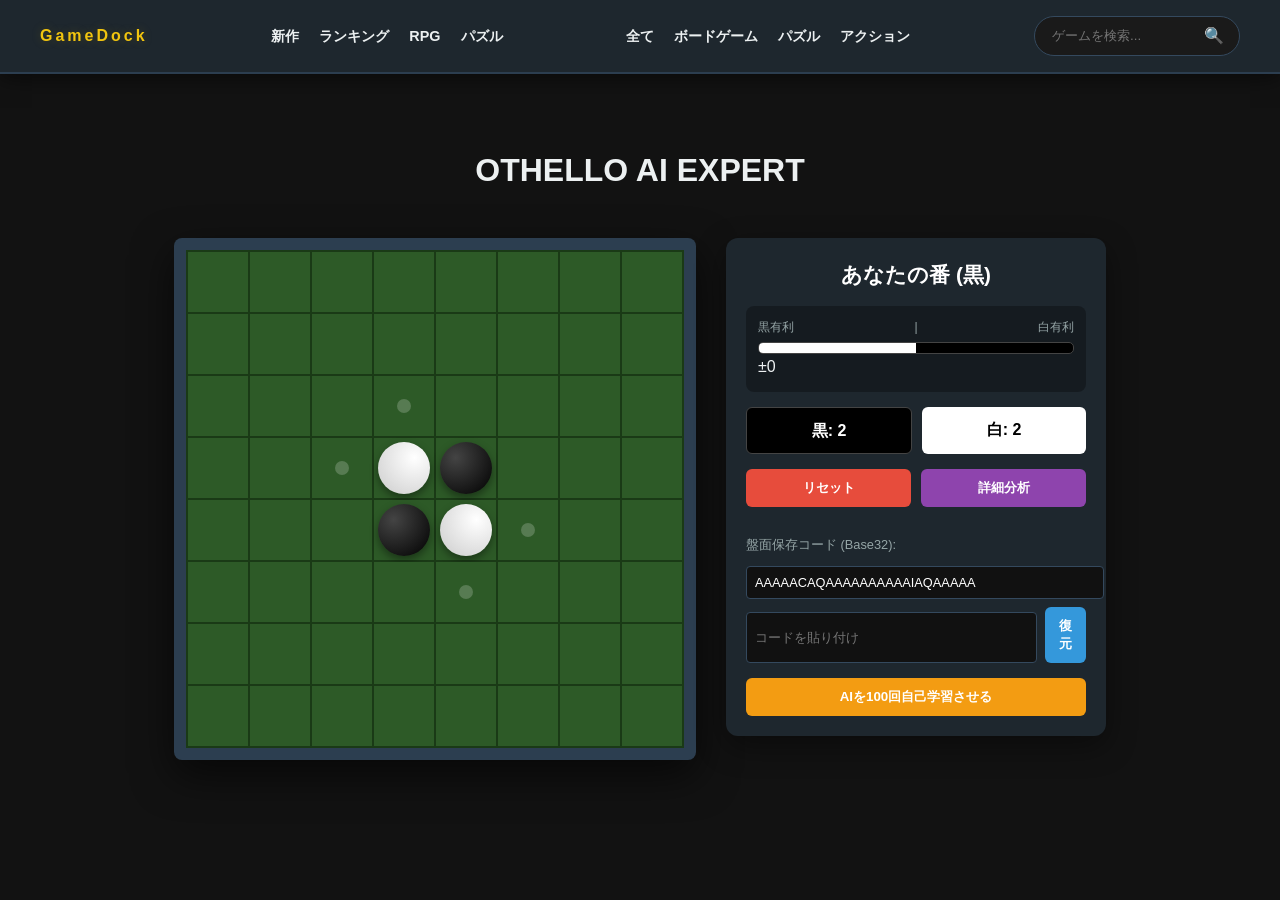
<file: Games/othello/index.html>
<!DOCTYPE html>
<html lang="ja">
<head>
    <meta charset="UTF-8">
    <meta name="viewport" content="width=device-width, initial-scale=1.0">
    <title>AI Othello - GameDock Expert</title>
    <link rel="stylesheet" href="../../assets/style.css">
    <link rel="stylesheet" href="asset/style.css">
</head>
<body>
    <header id="common-header"></header>

    <main class="container" style="margin-top: 30px;">
        <h1 class="title">OTHELLO AI EXPERT</h1>

        <div class="game-layout">
            <div id="board-container">
                <div id="board"></div>
            </div>

            <div class="side-panel">
                <div id="status-text" class="status">ゲーム準備中...</div>
                
                <div class="analysis-section">
                    <div class="label-container">
                        <span class="label-side">黒有利</span>
                        <span class="label-center">|</span>
                        <span class="label-side">白有利</span>
                    </div>
                    <div class="eval-container">
                        <div id="eval-bar"></div>
                    </div>
                    <div id="eval-text">±0</div>
                </div>

                <div class="score-board">
                    <div class="score-box black-score">黒: <span id="count-black">2</span></div>
                    <div class="score-box white-score">白: <span id="count-white">2</span></div>
                </div>
                
                <div class="main-actions">
                    <button id="reset-btn" class="btn btn-danger">リセット</button>
                    <button id="analyze-btn" class="btn btn-purple">詳細分析</button>
                </div>

                <div class="base32-section">
                    <p class="label" style="font-size: 0.8rem; margin-bottom: 5px; color: #95a5a6;">盤面保存コード (Base32):</p>
                    <input type="text" id="code-output" readonly>
                    <div class="import-group" style="display: flex; gap: 8px; margin-top: 8px;">
                        <input type="text" id="code-input" placeholder="コードを貼り付け">
                        <button id="import-btn" class="btn btn-primary">復元</button>
                    </div>
                </div>
                
                <div class="train-section">
                    <button id="train-btn" class="btn btn-orange" style="width: 100%;">AIを100回自己学習させる</button>
                    <div id="progress-container" style="display: none;"><div id="progress-bar"></div></div>
                </div>
            </div>
        </div>
    </main>

    <script>
        // オセロページ用に調整した読み込み処理
        async function loadCommonHeader() {
   　　　 const headerElement = document.getElementById('common-header');
    try {
        const response = await fetch('../../assets/header.html');
        if (response.ok) {
            let html = await response.text();
            headerElement.innerHTML = html;

            // --- 追加：ヘッダーの全リンクを「トップページへの遷移」に変える ---
            const links = headerElement.querySelectorAll('a, .logo');
            links.forEach(link => {
                link.addEventListener('click', (e) => {
                    e.preventDefault();
                    const genre = link.getAttribute('data-genre') || 'all';
                    // トップページへジャンル情報を付けて飛ばす
                    window.location.href = `../../index.html?genre=${encodeURIComponent(genre)}`;
                });
            });

            // 検索バーもトップページへ飛ばすようにする
            const searchInput = headerElement.querySelector('.search-input');
            searchInput.addEventListener('keypress', (e) => {
                if (e.key === 'Enter') {
                    window.location.href = `../../index.html?search=${encodeURIComponent(searchInput.value)}`;
                }
            });
        }
    } catch (e) { console.error(e); }
}
loadCommonHeader();
    </script>
    <script src="asset/script.js"></script>
</body>
</html>
</file>
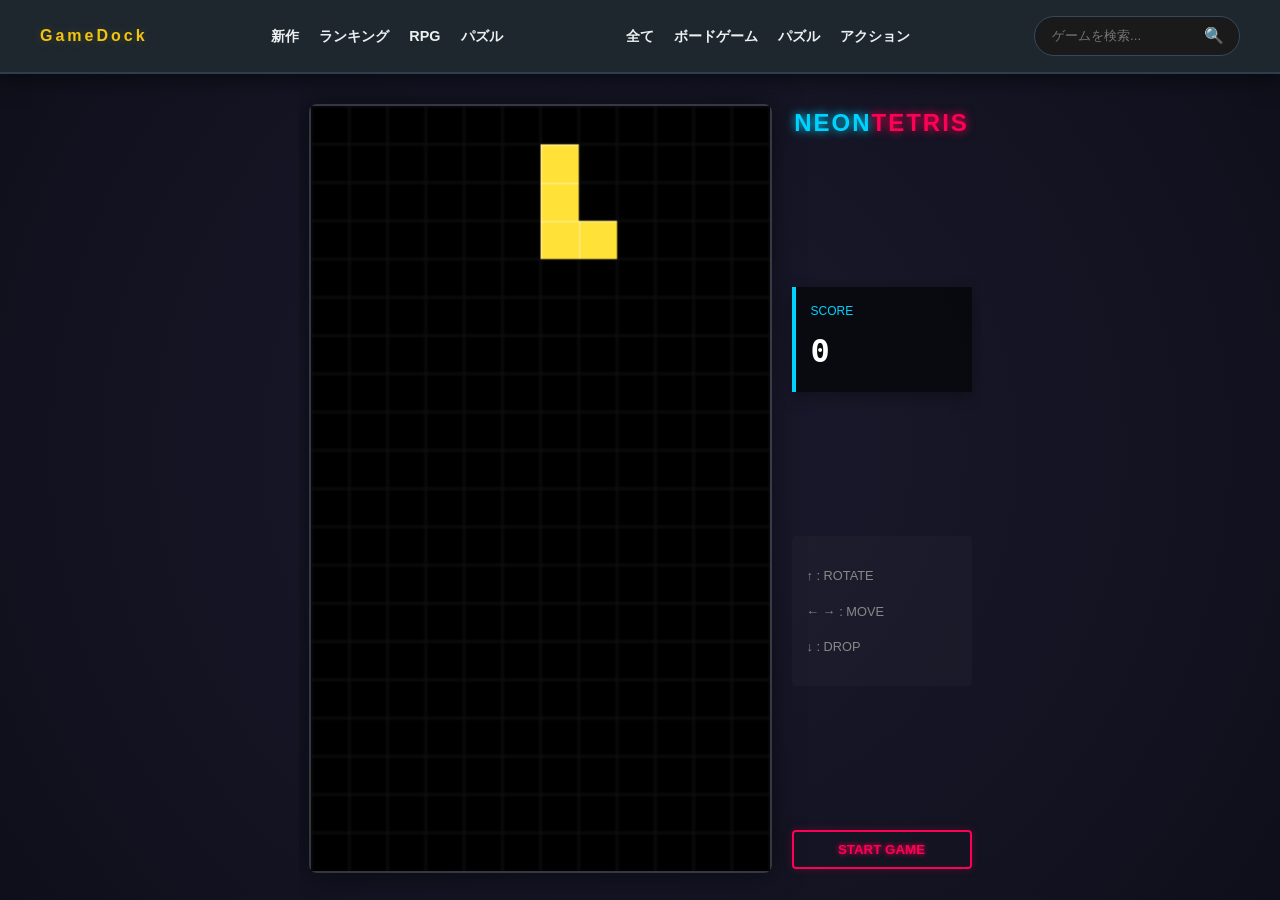
<file: Games/tetris/index.html>
<!DOCTYPE html>
<html lang="ja">
<head>
    <meta charset="UTF-8">
    <meta name="viewport" content="width=device-width, initial-scale=1.0">
    <title>Neon Tetris - GameDock</title>
    <link rel="stylesheet" href="../../assets/style.css">
    <link rel="stylesheet" href="asset/style.css">
</head>
<body>
    <header id="common-header"></header>

    <main class="container">
        <div class="game-wrapper">
            <div class="main-layout">
                <div id="game-container">
                    <canvas id="tetris" width="240" height="400"></canvas>
                </div>

                <div class="side-panel">
                    <div class="game-internal-logo">
                        NEON<span>TETRIS</span>
                    </div>

                    <div class="stat-box">
                        <div class="label">SCORE</div>
                        <div id="score" class="value">0</div>
                    </div>

                    <div class="controls-hint">
                        <p>↑ : ROTATE</p>
                        <p>← → : MOVE</p>
                        <p>↓ : DROP</p>
                    </div>

                    <button id="start-btn" class="btn-start">START GAME</button>
                </div>
            </div>
        </div>
    </main>

    <script>
        async function loadCommonHeader() {
    const headerElement = document.getElementById('common-header');
    try {
        const response = await fetch('../../assets/header.html');
        if (response.ok) {
            let html = await response.text();
            headerElement.innerHTML = html;

            // --- 追加：ヘッダーの全リンクを「トップページへの遷移」に変える ---
            const links = headerElement.querySelectorAll('a, .logo');
            links.forEach(link => {
                link.addEventListener('click', (e) => {
                    e.preventDefault();
                    const genre = link.getAttribute('data-genre') || 'all';
                    // トップページへジャンル情報を付けて飛ばす
                    window.location.href = `../../index.html?genre=${encodeURIComponent(genre)}`;
                });
            });

            // 検索バーもトップページへ飛ばすようにする
            const searchInput = headerElement.querySelector('.search-input');
            searchInput.addEventListener('keypress', (e) => {
                if (e.key === 'Enter') {
                    window.location.href = `../../index.html?search=${encodeURIComponent(searchInput.value)}`;
                }
            });
        }
    } catch (e) { console.error(e); }
}
loadCommonHeader();
    </script>
    <script src="asset/script.js"></script>
</body>
</html>
</file>
<file: assets/style.css>
/* --- 変数定義 --- */
:root {
    --bg-color: #121212;
    --panel-color: #1e272e;
    --card-bg: #2c3e50;
    --accent-yellow: #f1c40f;
    --primary-blue: #3498db;
    --text-main: #ecf0f1;
    --text-sub: #bdc3c7;
    --btn-radius: 8px;
    --transition: 0.3s ease;
    --board-green: #2d5a27;
}

/* --- 全体レイアウト --- */
body {
    font-family: 'Segoe UI', Roboto, Helvetica, Arial, sans-serif;
    background-color: var(--bg-color);
    color: var(--text-main);
    margin: 0;
    line-height: 1.6;
}

.container {
    max-width: 1200px;
    margin: 0 auto;
    padding: 0 20px;
}

/* --- ヘッダー --- */
header {
    background-color: var(--panel-color);
    padding: 1rem 0;
    border-bottom: 2px solid #2c3e50;
    position: sticky;
    top: 0;
    z-index: 1000;
    box-shadow: 0 4px 20px rgba(0,0,0,0.5);
}

.header-content {
    display: flex;
    justify-content: space-between;
    align-items: center;
    flex-wrap: wrap;
    gap: 15px;
}

.logo {
    font-size: 1.0rem;
    letter-spacing: 3px;
    color: var(--accent-yellow);
    text-shadow: 0 0 10px rgba(150, 122, 10, 0.3);
    margin: 0;
    cursor: pointer;
}

.nav-links {
    list-style: none;
    display: flex;
    gap: 20px;
    margin: 0;
    padding: 0;
}

.nav-links a {
    text-decoration: none;
    color: var(--text-main);
    font-weight: bold;
    font-size: 0.9rem;
    transition: var(--transition);
}

.nav-links a:hover {
    color: var(--accent-yellow);
}

/* --- 検索バー --- */
.search-wrapper {
    background: #1a1a1a;
    border: 1px solid #34495e;
    padding: 6px 15px;
    border-radius: 20px;
    display: flex;
    align-items: center;
}

.search-input {
    background: transparent;
    border: none;
    color: white;
    outline: none;
    width: 150px;
}

/* --- ヒーローセクション --- */
.hero {
    background: linear-gradient(135deg, #2c3e50 0%, #000000 100%);
    padding: 60px 20px;
    border-radius: 16px;
    margin: 30px 0;
    text-align: center;
    box-shadow: 0 20px 50px rgba(0,0,0,0.6);
    border: 1px solid #34495e;
}

.hero h2 {
    font-size: 2.2rem;
    color: var(--accent-yellow);
    letter-spacing: 2px;
}

/* --- ゲームグリッド --- */
.section-title {
    font-size: 1.5rem;
    margin-bottom: 25px;
    border-left: 5px solid var(--accent-yellow);
    padding-left: 15px;
}

.game-grid {
    display: grid;
    grid-template-columns: repeat(auto-fill, minmax(240px, 1fr));
    gap: 30px;
}

/* --- ゲームカードの修正 --- */
.game-card {
    background-color: var(--panel-color);
    border-radius: 12px;
    overflow: hidden;
    box-shadow: 0 10px 30px rgba(0,0,0,0.4);
    transition: var(--transition);
    cursor: pointer;
    border: 1px solid #2c3e50;
    display: flex;
    flex-direction: column;
}

.game-card:hover {
    transform: translateY(-10px);
    /* ボーダーの色はJSから動的に変えるため、ここでは基本設定のみ */
    box-shadow: 0 15px 40px rgba(0, 0, 0, 0.6);
}

.game-thumb {
    width: 100%;
    aspect-ratio: 16 / 9;
    display: flex;
    align-items: center;
    justify-content: center;
    font-weight: bold;
    color: #fff;
    font-size: 1.2rem;
    letter-spacing: 2px;
    text-shadow: 0 2px 4px rgba(0,0,0,0.5);
    /* 質感だけを与えるオーバーレイ */
    background-image: linear-gradient(135deg, rgba(255,255,255,0.1) 0%, transparent 100%);
}

.game-info {
    padding: 15px;
    background: var(--panel-color);
}

.game-title {
    font-size: 1.1rem;
    font-weight: bold;
    margin-bottom: 10px;
    color: var(--text-main);
}

.tag {
    display: inline-block;
    background: rgba(52, 152, 219, 0.2);
    color: var(--primary-blue);
    padding: 4px 10px;
    border-radius: 4px;
    font-size: 0.75rem;
    font-weight: bold;
    border: 1px solid var(--primary-blue);
}

/* --- レスポンス対応 --- */
@media (max-width: 768px) {
    .header-content {
        flex-direction: column;
    }
    .hero h2 {
        font-size: 1.5rem;
    }
}
</file>
<file: Games/othello/asset/style.css>
/* --- オセロ専用変数（共通変数と調和） --- */
:root {
    --board-green: #2d5a27;
    --cell-border: #1a3a16;
    --black-stone: radial-gradient(circle at 30% 30%, #444, #000);
    --white-stone: radial-gradient(circle at 30% 30%, #fff, #ccc);
    --accent-yellow: #f1c40f;
    --panel-bg: #1e272e;
    --transition: 0.3s ease;
}

/* --- レイアウト調整 --- */
body {
    margin: 0;
    background-color: #121212;
    color: #ecf0f1;
}

/* メインコンテンツの余白 */
main.container {
    padding: 20px;
    display: flex;
    flex-direction: column;
    align-items: center;
}

.game-layout {
    display: flex;
    gap: 30px;
    flex-wrap: wrap;
    justify-content: center;
    align-items: flex-start;
    margin-top: 20px;
}

/* --- 盤面 --- */
#board-container {
    padding: 12px;
    background: #2c3e50;
    border-radius: 8px;
    box-shadow: 0 15px 40px rgba(0,0,0,0.6);
}

#board {
    display: grid;
    grid-template-columns: repeat(8, 60px);
    grid-template-rows: repeat(8, 60px);
    background-color: var(--cell-border);
    gap: 2px;
    border: 2px solid var(--cell-border);
}

.cell {
    width: 60px;
    height: 60px;
    background-color: var(--board-green);
    display: flex;
    justify-content: center;
    align-items: center;
    position: relative;
    cursor: pointer;
}

/* 石のスタイル */
.stone {
    width: 52px;
    height: 52px;
    border-radius: 50%;
    transition: transform 0.5s cubic-bezier(0.4, 0, 0.2, 1);
    box-shadow: 0 4px 8px rgba(0,0,0,0.4);
}
.stone.black { background: var(--black-stone); transform: rotateY(0deg); }
.stone.white { background: var(--white-stone); transform: rotateY(180deg); }

.last-move::after {
    content: '';
    position: absolute;
    width: 10px;
    height: 10px;
    background: #ff4757;
    border-radius: 50%;
}

.hint {
    width: 14px;
    height: 14px;
    background: rgba(255,255,255,0.2);
    border-radius: 50%;
}

/* --- サイドパネル --- */
.side-panel {
    width: 340px;
    background: var(--panel-bg);
    padding: 20px;
    border-radius: 12px;
    box-shadow: 0 10px 30px rgba(0,0,0,0.4);
    display: flex;
    flex-direction: column;
    gap: 15px;
}

/* ゲーム内タイトルをパネル内に収める */
.game-internal-title {
    font-size: 1.2rem;
    font-weight: bold;
    color: var(--accent-yellow);
    letter-spacing: 2px;
    text-align: center;
    margin: 0;
    border-bottom: 1px solid #34495e;
    padding-bottom: 10px;
}

.status {
    font-size: 1.3rem;
    text-align: center;
    font-weight: bold;
    color: #fff;
    min-height: 1.5em;
}

/* 分析セクション */
.analysis-section {
    background: rgba(0,0,0,0.3);
    padding: 12px;
    border-radius: 8px;
}
.label-container {
    display: flex;
    justify-content: space-between;
    font-size: 0.75rem;
    color: #95a5a6;
    margin-bottom: 5px;
}
.eval-container {
    height: 10px;
    background: #000;
    border-radius: 5px;
    overflow: hidden;
    position: relative;
    border: 1px solid #444;
}
#eval-bar { width: 50%; height: 100%; background: #fff; transition: width 0.6s ease; }

/* スコア & ボタン */
.score-board { display: flex; gap: 10px; }
.score-box { flex: 1; text-align: center; padding: 10px; border-radius: 6px; font-weight: bold; }
.black-score { background: #000; color: #fff; border: 1px solid #444; }
.white-score { background: #fff; color: #000; }

.main-actions { display: grid; grid-template-columns: 1fr 1fr; gap: 10px; }
.btn { border: none; padding: 10px; border-radius: 6px; color: #fff; font-weight: bold; cursor: pointer; transition: 0.2s; }
.btn:hover { filter: brightness(1.2); transform: translateY(-1px); }

.btn-primary { background: #3498db; }
.btn-danger { background: #e74c3c; }
.btn-purple { background: #8e44ad; }
.btn-orange { background: #f39c12; }

/* 入力エリア */
.base32-section input {
    width: 100%;
    background: #111;
    border: 1px solid #34495e;
    color: #fff;
    padding: 8px;
    border-radius: 4px;
    font-size: 0.8rem;
    margin-top: 5px;
}

/* レスポンシブ */
@media (max-width: 768px) {
    #board {
        grid-template-columns: repeat(8, 11vw);
        grid-template-rows: repeat(8, 11vw);
    }
    .cell { width: 11vw; height: 11vw; }
    .stone { width: 9vw; height: 9vw; }
    .side-panel { width: 90vw; }
}
</file>
<file: Games/tetris/asset/style.css>
/* --- テトリス専用変数 --- */
:root {
    --neon-blue: #00d2ff;
    --neon-pink: #ff0055;
    --panel-bg: rgba(0, 0, 0, 0.6);
}

/* --- レイアウト全体を画面にフィットさせる --- */
body {
    background: radial-gradient(circle, #1a1a2e 0%, #0f0f1b 100%);
    color: #fff;
    margin: 0;
    /* スクロールを極力抑え、画面全体を使い切る */
    height: 100vh;
    display: flex;
    flex-direction: column;
}

main.container {
    flex: 1; /* ヘッダー以外の残りスペースをすべて使う */
    display: flex;
    align-items: center;
    justify-content: center;
    padding: 10px;
    box-sizing: border-box;
    overflow: hidden; /* はみ出し防止 */
}

.game-wrapper {
    width: 100%;
    max-width: 1200px;
    height: 100%;
    display: flex;
    align-items: center;
    justify-content: center;
}

.main-layout {
    display: flex;
    gap: 20px;
    /* 画面の高さに応じて、中身のサイズを自動調整 */
    height: 85vh; 
    align-items: stretch;
}

/* --- キャンバスを限界まで大きくする --- */
#game-container {
    height: 100%; /* 親の main-layout (85vh) に合わせる */
    aspect-ratio: 12 / 20; /* テトリスの盤面比率を維持 */
    background: rgba(255, 255, 255, 0.05);
    border-radius: 8px;
    box-shadow: 0 0 30px rgba(0, 0, 0, 0.5);
    border: 2px solid rgba(255, 255, 255, 0.1);
    display: flex;
    align-items: center;
    justify-content: center;
}

canvas {
    width: 100%;
    height: 100%;
    object-fit: contain; /* アスペクト比を崩さず収める */
    background-color: #000;
    touch-action: none;
}

/* --- サイドパネル --- */
.side-panel {
    display: flex;
    flex-direction: column;
    justify-content: space-between;
    width: 180px;
}

/* モバイル対応：画面が縦長の場合は上下に並べる */
@media (max-width: 600px) {
    .main-layout {
        flex-direction: column;
        height: auto;
        align-items: center;
    }
    #game-container {
        width: 80vw;
        height: auto;
        aspect-ratio: 12 / 20;
    }
    .side-panel {
        width: 80vw;
        flex-direction: row;
        flex-wrap: wrap;
        gap: 10px;
    }
    .stat-box { margin-bottom: 0; flex: 1; }
}


.game-internal-logo {
    font-size: 1.5rem;
    font-weight: bold;
    margin-bottom: 20px;
    letter-spacing: 2px;
    text-align: center;
    color: var(--neon-blue);
    text-shadow: 0 0 10px var(--neon-blue);
}

.game-internal-logo span {
    color: var(--neon-pink);
    text-shadow: 0 0 10px var(--neon-pink);
}

.stat-box {
    background: var(--panel-bg);
    padding: 15px;
    border-left: 4px solid var(--neon-blue);
    margin-bottom: 20px;
    box-shadow: 0 5px 15px rgba(0,0,0,0.3);
}

.stat-box .label {
    font-size: 0.75rem;
    color: var(--neon-blue);
    margin-bottom: 5px;
}

.stat-box .value {
    font-size: 2rem;
    font-weight: bold;
    font-family: monospace;
}

.controls-hint {
    font-size: 0.8rem;
    color: #888;
    line-height: 1.8;
    background: rgba(255, 255, 255, 0.02);
    padding: 15px;
    border-radius: 4px;
    margin-bottom: 20px;
}

.btn-start {
    background: transparent;
    border: 2px solid var(--neon-pink);
    color: var(--neon-pink);
    padding: 10px;
    font-weight: bold;
    cursor: pointer;
    transition: 0.3s;
    border-radius: 4px;
    text-shadow: 0 0 5px var(--neon-pink);
    box-shadow: 0 0 10px rgba(255, 0, 85, 0.2);
}

.btn-start:hover {
    background: var(--neon-pink);
    color: #fff;
    box-shadow: 0 0 20px var(--neon-pink);
}

/* モバイル対応 */
@media (max-width: 600px) {
    .main-layout { flex-direction: column; align-items: center; }
    .side-panel { width: 240px; }
}
</file>
